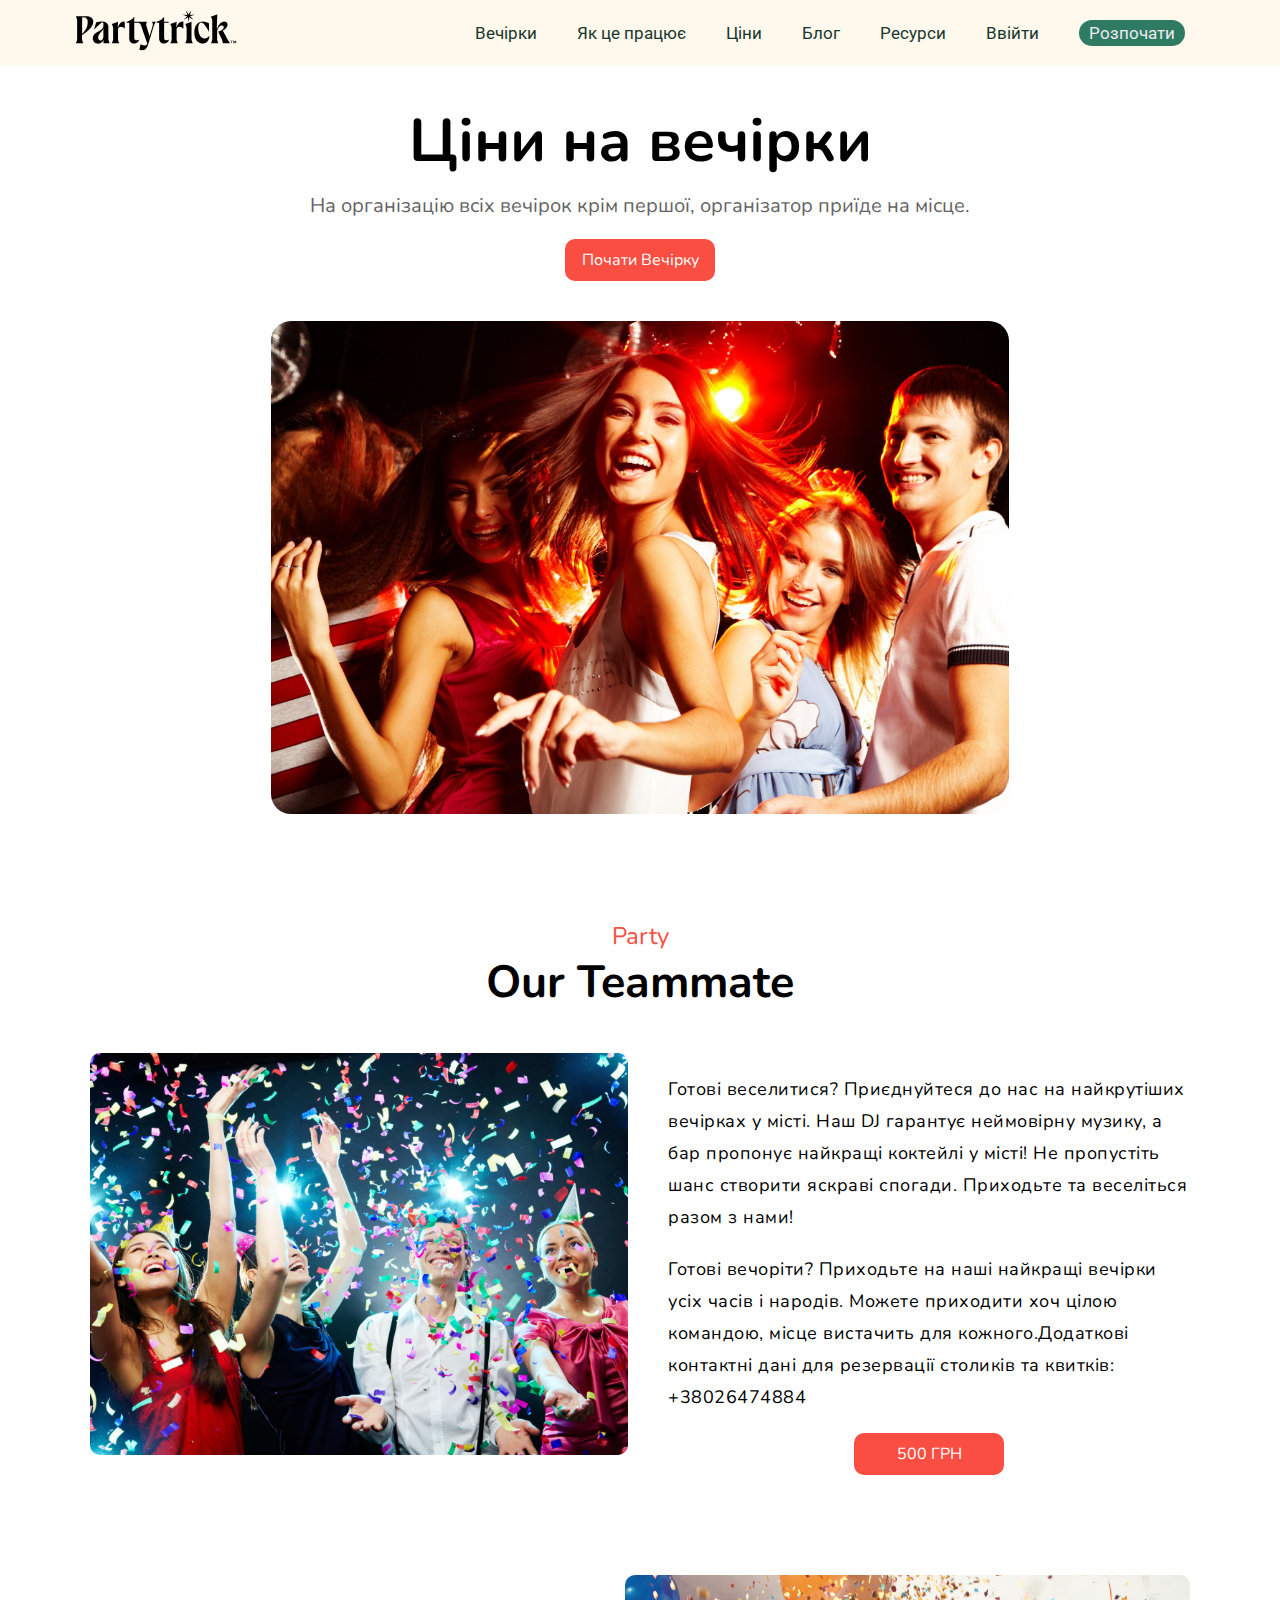
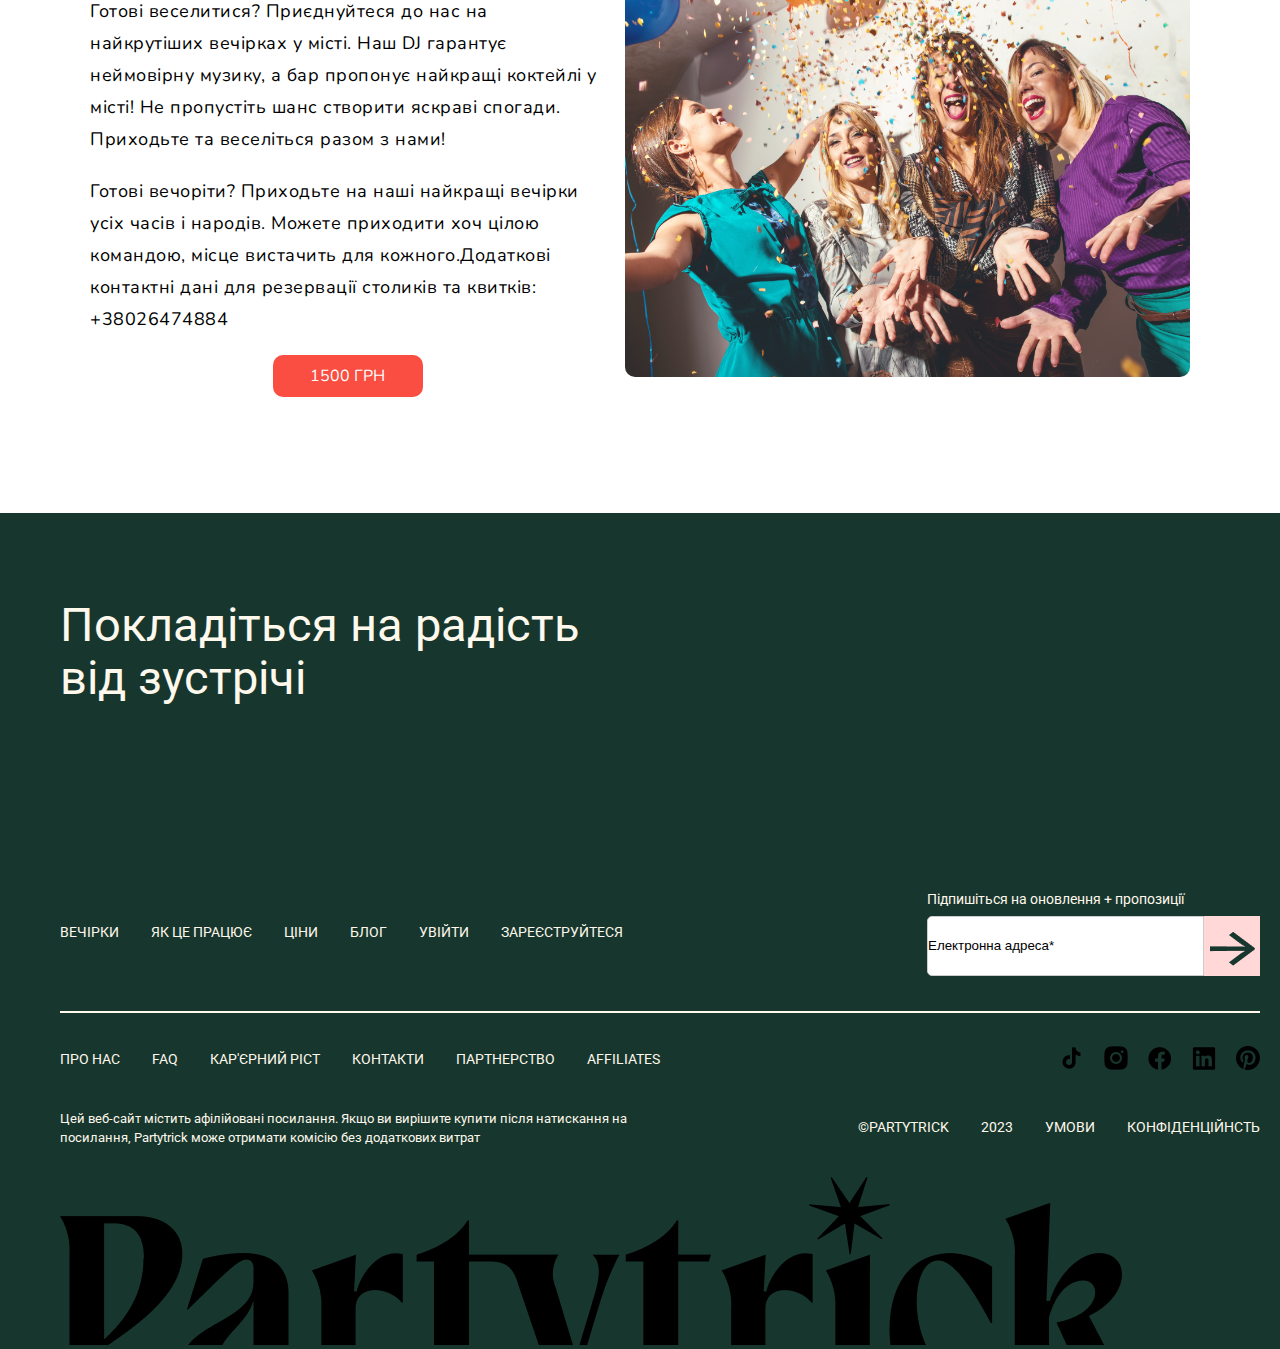
<file: index-yrk.html>
<!DOCTYPE html>
<html lang="en">
<head>
    <meta charset="UTF-8">
    <meta name="viewport" content="width=device-width, initial-scale=1.0">
    <title>Document</title>
    <link href='https://fonts.googleapis.com/css?family=Roboto' rel='stylesheet'>
    <link href="https://fonts.googleapis.com/css2?family=Inter&family=Nunito:wght@700&family=Quicksand:wght@300&display=swap" rel="stylesheet">
    <link href="https://fonts.googleapis.com/css2?family=Inter&family=Nunito:wght@400;700&family=Quicksand:wght@300&display=swap" rel="stylesheet">

    <link rel="stylesheet" href="./style-ya.css" />
</head>
<body>
  <header class="header">
    <div class="header__logo">
      <img class="logoy" src="img/Frame1.png" alt="" />
    </div>
    <div class="header_burger">
      <span-1 class="burger_line"></span-1>
    </div>
    <ul class="header__menuy">
      <a href="./Taras.html">
        <li class="itemy">Вечірки</li>
      </a>
        <a href="./index-an.html">
        <li class="itemy">Як це працює</li>
        </a>
        <a href="./index-yrk.html">
            <li class="itemy">Ціни</li>
        </a>
        <a href="./index.html">
          <li class="itemy">Блог</li>
        </a>
        <li class="itemy">Ресурси</li>
        <a href="./index-vlad.html">
          <li class="itemy">Ввійти</li>
          </a>
        <li class="itemy"><span>Розпочати</span></li>
    </ul> 
</header>
    <main class="yarik-main">
        <div class="mains-text">
            <h1 class="main-texty">Ціни на вечірки</h1>
            <p class="t2-texty">На організацію всіх вечірок крім першої, організатор приїде на місце.</p>
            <div class="mains-button">Почати Вечірку</div>
        </div>
        <div class="main-section">
            <img class="main-cont__image" src="/img/R (1).jpg" alt="">
            <div class="parties-section">
                <p class="partiesy">Party</p>
                <p class="title-paties">Our Teammate</p>
                <div class="party-info__section">
                    <img class="party-info__img" src="img/643x480x11-birthday-party.w750.h560.2x.jpg.pagespeed.ic.gGMGARp9zt.jpg" alt="">
                    <div class="party-info__text-section">
                        <p class="party-info__text">Готові веселитися? Приєднуйтеся до нас на найкрутіших вечірках у місті. Наш DJ гарантує неймовірну музику, а бар пропонує найкращі коктейлі у місті! Не пропустіть шанс створити яскраві спогади. Приходьте та веселіться разом з нами!</p>
                        <p class="party-info__text">Готові вечоріти? Приходьте на наші найкращі вечірки усіх  часів і народів. Можете приходити хоч цілою командою, місце вистачить для кожного.Додаткові контактні дані для резервації столиків та квитків: +38026474884</p>
                        <div class="mains-button">500 ГРН</div>
                    </div>
                </div>
                <div class="party-info__section">
                    <img class="party-info__img2" src="img/50ff3bab1053242ba37ce396cc09f935.jpeg" alt="">
                    <div class="party-info__text-section2">
                        <p class="party-info__text">Готові веселитися? Приєднуйтеся до нас на найкрутіших вечірках у місті. Наш DJ гарантує неймовірну музику, а бар пропонує найкращі коктейлі у місті! Не пропустіть шанс створити яскраві спогади. Приходьте та веселіться разом з нами!</p>
                        <p class="party-info__text">Готові вечоріти? Приходьте на наші найкращі вечірки усіх  часів і народів. Можете приходити хоч цілою командою, місце вистачить для кожного.Додаткові контактні дані для резервації столиків та квитків: +38026474884</p>
                        <div class="mains-button">1500 ГРН</div>
                    </div>
                </div>
            </div>
        </div>
        
    </main>

    <footer class="footer">
      <p class="footer__topic">Покладіться на радість від зустрічі</p>
      <div class="footer__main-1">
        <div class="footer__main-1_words">
          <p class="word-1">Вечірки</p>
          <p class="word">Як це працює<p>
          <p class="word">Ціни</p>
          <p class="word">Блог</p>
          <p class="word">Увійти</p>
          <p class="word">Зареєструйтеся</p>
        </div>
        <div class="footer__email">
          <p class="footer__email-text">Підпишіться на оновлення + пропозиції</p>
          <div class="f_em_flex">
          <input class="box__input" type="email" required value="Електронна адреса*" />
          <img class="footer__email-end" src="./img/email.png" alt="">
          </div>
        </div>  
      </div>
      <div class="footer__main-2">
        <div class="footer__main-1_words">
          <p class="word-1">Про нас</p>
          <p class="word">FAQ<p>
          <p class="word">Кар'єрний ріст</p>
          <p class="word">Контакти</p>
          <p class="word">Партнерство</p>
          <p class="word">Affiliates</p>
        </div>
        <div class="footer__main-2_social">
          <img src="./img/Frame_t.png" alt="">
          <img class="main-2__social" src="./img/Frame (1).png" alt="">
          <img class="main-2__social" src="./img/Frame (2).png" alt="">
          <img class="main-2__social" src="./img/Frame (3).png" alt="">
          <img class="main-2__social" src="./img/Frame (4).png" alt="">
        </div>
      </div>
      <div class="footer__main-3">
        <p class="footer__main-3__left">Цей веб-сайт містить афілійовані посилання. Якщо ви вирішите купити після натискання на посилання, Partytrick може отримати комісію без додаткових витрат</p>
        <div class="footer__main-1_words">
          <p class="word-1">©Partytrick</p>
          <p class="word">2023<p>
          <p class="word">Умови</p>
          <p class="word">Конфіденційнсть</p>
        </div>
      </div>
      <img class="footer__image" src="./img/Vector.png" alt="">
  </footer>
</body>
</html>
</file>
<file: style-ya.css>
* {
    margin: 0;
    padding: 0;
    border: 0;
    outline: 0;
    list-style: none;
    box-sizing: border-box;
  }
.yarik-main {
    font-family: Nunito;
    margin: 0 auto;
    text-align: center;
    font-weight: 400;
    max-width: 1200px;
  }
  
  .main-texty {
    margin: 0 auto;
    margin-top: 100px ;
    margin-bottom: 10px;
    font-size: 60px;
    text-align: center;
    font-family: Nunito;
  }
  .t2-texty {
    margin: auto;
    color: #646464;
    font-size: 20px;
    margin-bottom: 20px;
    font-family: Nunito;
    font-weight: 400;
  }
  
       .main-section {
    max-width: 1100px;
    margin: 0 auto;
  }
  
  .mains-button {
    padding: 10px;
    background-color: #F94E41;
    color: #FFF;
    width: 150px;
    border-radius: 10px;
    margin: 0 auto;
  }
  
  .main-cont__image {
    margin-top: 70px;
    max-width: 739px;
    object-fit: cover;
    border-radius: 20px;
    margin: 0 auto;
    margin-top: 40px;
  }
  
  
  .parties-section {
    margin-top: 100px;
  }
  .partiesy {
    color: #F94E41;
    font-size: 24px;
  }
  .title-paties {
    font-family: Nunito;
    font-weight: 700;
    font-size: 45px;
  }
  
  .party-info__section {
    margin-top: 40px;
    margin-bottom: 80px;
    display: flex;
  }
  .party-info__img {
    order: 1;
    max-width: 565px;
    height: 402px;
    border-radius: 10px;
    margin-right: 40px;
  }
  .party-info__text-section {
    order: 2;
    padding: 20px 0px;
    display: flex;
    flex-direction: column;
  }
  
  .party-info__img2{
    order: 2;
    max-width: 565px;
    height: 402px;
    border-radius: 10px;
    margin-left: 20px;
  }
  
  .party-info__text-section2{
    order: 1;
    padding: 20px 0px;
    display: flex;
    flex-direction: column;
  }
  
  .party-info__text {
    text-align: start;
    font-size: 18px;
    line-height: 32px;
    letter-spacing: 0.5px;
    margin-bottom: 20px;
  }
  
  .party-info__section .mains-button {
  }
  
  a {
    text-decoration: none; 
    }
  .header {
    background-color: #FFF8EC;
    color: #17372E;
    position: fixed;
    width: 100%;
    top: 0;
    display: flex;
    margin: 0 auto;
    padding: 10px 20px;
    justify-content: space-around;
    z-index: 100;
  }
  .logoy {
    max-width: 200px;
  }
  .header__menuy {
     display: flex;
     justify-content: space-between;
     align-items: center;
     font-family: Roboto;
     text-align: center;
     
  }
  .itemy {
     color: #17372E;
     font-weight: 400;
     font-size: 17px;
     cursor: pointer;
     margin: 0 20px;
  }
  span {
    background-color: #005e43d1;
    color: #ececec;
    padding: 3px 10px;
    border-radius: 15px;
  }
  span:hover {
    text-shadow: 5px 2px 4px #303030;
    background-color: #17372E;
  }
  .itemy:hover {
     color: #292929;
     text-shadow: 5px 2px 4px #d0d0d0;
  }
  .footer {
    margin-top: 96px;
    background-color: #17372E;
    max-width: 100%;
    overflow: hidden;
    padding-left: 60px;
  }
  .footer__topic {
    color: #FFF8EC;
  font-family: "Roboto";
  font-size: 47px;
  font-style: normal;
  font-weight: 400;
  line-height: 52.8px;
  margin-top: 86px;
  max-width: 522px;
  }
  .footer__main-1 {
    display: flex;
    max-width: 1200px;
    justify-content: space-between;
    margin-top: 186px;
    border-bottom: 2px solid #FFF8EC;
    padding-bottom: 35px;
  }
  .footer__main-1_words {
    display: flex;
    align-items: center;
  }
  .word-1 {
    color: #FFF8EC;
  font-family: "Roboto";
  font-size: 14px;
  font-style: normal;
  font-weight: 400;
  line-height: 21.6px;
  text-transform: uppercase;
  }
  .word {
    color: #FFF8EC;
  font-family: "Roboto";
  font-size: 14px;
  font-style: normal;
  font-weight: 400;
  line-height: 21.6px;
  text-transform: uppercase;
  padding-left: 32px;
  }
  .box__input {
    border-radius: 5px 0px 0px 5px;
  border: 1px solid #CCC;
  width: 277px;
  height: 60px;
  }
  .box__label {
  
  }
  .footer__email-text {
    color: #FFF8EC;
  font-family: "Roboto";
  font-size: 14px;
  font-style: normal;
  font-weight: 400;
  line-height: 19.6px;
  margin-bottom: 6px;
  }
  .f_em_flex {
    display: flex;
  }
  .footer__main-2 {
    display: flex;
    max-width: 1200px;
    justify-content: space-between;
    margin-top: 32px;
  }
  .main-2__social {
    padding-left: 16px;
  }
  .footer__main-3 {
    display: flex;
    max-width: 1200px;
    justify-content: space-between;
    margin-top: 35px;
    margin-bottom: 30px;
  }
  .footer__main-3__left {
    max-width: 608px;
    color: #FFF8EC;
  font-family: "Roboto";
  font-size: 13px;
  font-style: normal;
  font-weight: 400;
  line-height: 19.2px;
  
  }
  
  
  
  
  
  
  
  
  
  @media (max-width: 960px) {
    .cont-1y:nth-child(1) {
      flex-direction: column-reverse;
    }
    .cont-1y:nth-child(2){
      flex-direction: column;
    }
  }
  
  @media (max-width: 767px) {
    .party-info__section {
      flex-direction: column;
      align-items: center;
      text-align: center;
      padding: 20px;
      margin-bottom: 0px;
    }
    .main-cont__image {
      width: 530px;
      object-fit: cover;
    }
    .party-info__img {
      margin-right: 0;
    }
    .party-info__img2 {
      margin-left: 0;
      order: 1;
    }
    .party-info__text-section2{
      order: 2;
    }
  }
  
  @media (max-width: 575px) {
    .header__menuy {
      display: none;
    }
    .main-cont__image {
      width: 430px;
      object-fit: cover;
    }
    .party-info__img {
      width: 430px;
      object-fit: cover;
      margin-right: 0;
    }
    .party-info__img2 {
      order: 1;
      width: 430px;
      object-fit: cover;
      margin-left: 0;
    }
    .party-info__text-section2{
      order: 2;
    }
  }
</file>
